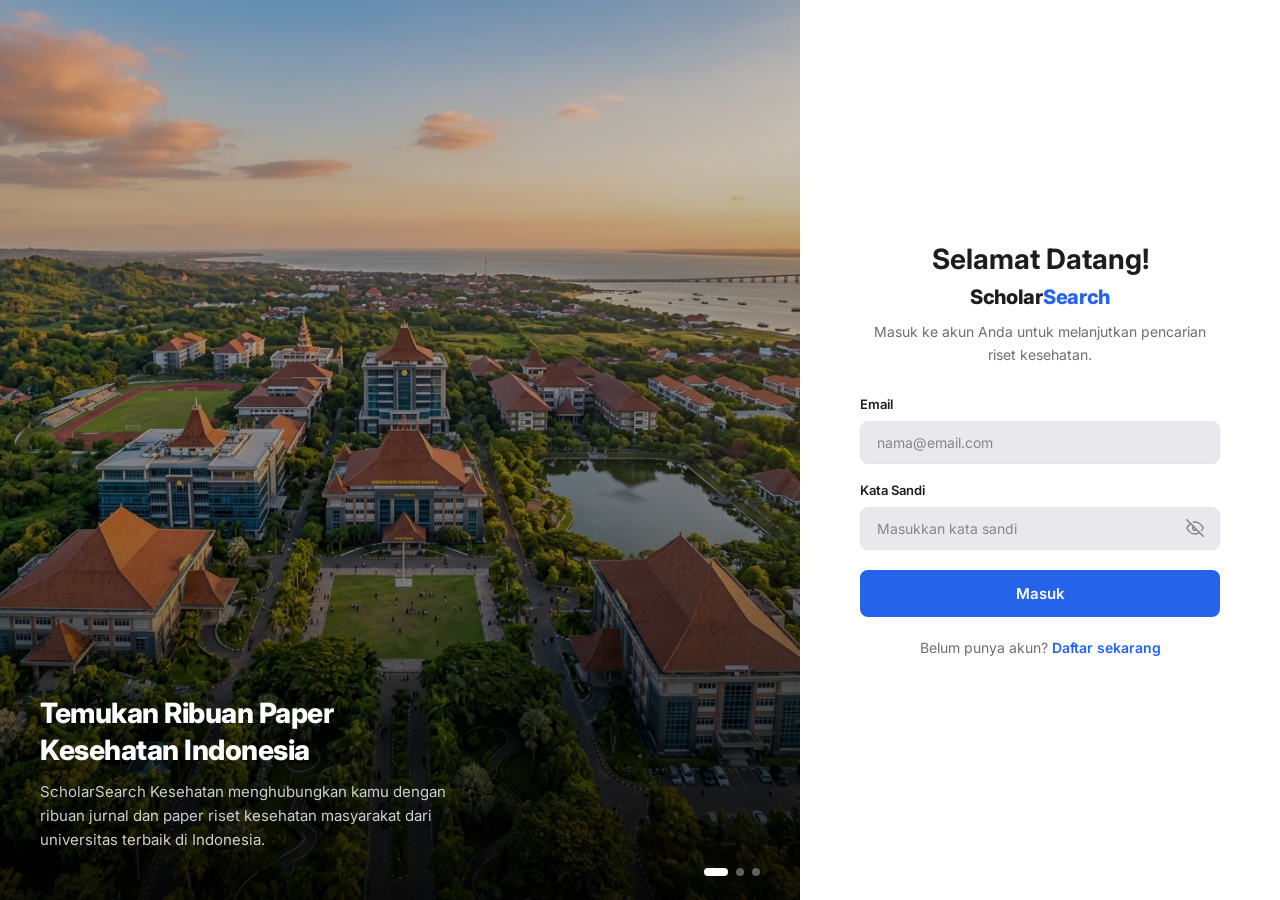
<file: templates/about.html>
﻿<!doctype html>
<html lang="en">

<head>
  <meta charset="utf-8">
  <meta name="viewport" content="width=device-width, initial-scale=1">
  <title>Sign In -- ScholarSearch Kesehatan</title>
  <link rel="stylesheet" href="/static/css/style.css?v=6">
  <style>
    body.light {
      display: flex;
      flex-direction: column;
      min-height: 100vh;
    }

    /* ===== SPLIT LAYOUT ===== */
    .auth-layout {
      flex: 1;
      display: flex;
      min-height: calc(100vh - 60px);
    }

    /* Left side -- image showcase with slideshow */
    .auth-showcase {
      flex: 1;
      position: relative;
      overflow: hidden;
      display: flex;
      align-items: flex-end;
      min-height: 500px;
    }

    .showcase-slide {
      position: absolute;
      inset: 0;
      background-size: cover;
      background-position: center;
      opacity: 0;
      transition: opacity 1.2s ease;
    }

    .showcase-slide.active {
      opacity: 1;
    }

    /* Dark gradient overlay for text readability */
    .showcase-overlay {
      position: absolute;
      inset: 0;
      background: linear-gradient(to top,
          rgba(0, 0, 0, 0.85) 0%,
          rgba(0, 0, 0, 0.4) 40%,
          rgba(0, 0, 0, 0.15) 100%);
      z-index: 1;
    }

    .showcase-content {
      position: relative;
      z-index: 2;
      padding: 48px 40px;
      color: #fff;
      max-width: 500px;
    }

    .showcase-content h2 {
      font-size: 28px;
      font-weight: 800;
      line-height: 1.3;
      margin-bottom: 12px;
      letter-spacing: -0.5px;
    }

    .showcase-content p {
      font-size: 15px;
      color: rgba(255, 255, 255, 0.8);
      line-height: 1.6;
    }

    /* Slide indicators */
    .showcase-dots {
      position: absolute;
      bottom: 24px;
      right: 40px;
      z-index: 3;
      display: flex;
      gap: 8px;
    }

    .showcase-dot {
      width: 8px;
      height: 8px;
      border-radius: 50%;
      background: rgba(255, 255, 255, 0.35);
      border: none;
      cursor: pointer;
      transition: all 0.3s ease;
    }

    .showcase-dot.active {
      background: #fff;
      width: 24px;
      border-radius: 4px;
    }

    /* Right side -- form */
    .auth-form-side {
      width: 480px;
      flex-shrink: 0;
      display: flex;
      flex-direction: column;
      align-items: center;
      justify-content: center;
      padding: 48px 40px;
      background: var(--bg-surface);
    }

    .auth-form-inner {
      width: 100%;
      max-width: 360px;
    }

    .auth-logo {
      font-size: 20px;
      font-weight: 800;
      color: var(--text);
      margin-bottom: 8px;
      letter-spacing: -0.3px;
      text-align: center;
    }

    .auth-logo span {
      color: var(--accent);
    }

    .auth-title {
      font-size: 28px;
      font-weight: 700;
      color: var(--text);
      margin-bottom: 4px;
      line-height: 1.3;
      text-align: center;
    }

    .auth-subtitle {
      font-size: 14px;
      color: var(--text-sec);
      margin-bottom: 28px;
      text-align: center;
    }

    /* Form inputs */
    .auth-field {
      margin-bottom: 16px;
    }

    .auth-field label {
      display: block;
      font-size: 13px;
      font-weight: 600;
      color: var(--text);
      margin-bottom: 6px;
    }

    .auth-input {
      width: 100%;
      padding: 12px 16px;
      background: var(--bg-input);
      border: 1px solid var(--border);
      border-radius: var(--radius-md);
      color: var(--text);
      font-size: 14px;
      outline: none;
      transition: border-color 0.2s ease, box-shadow 0.2s ease;
    }

    .auth-input:focus {
      border-color: var(--accent);
      box-shadow: 0 0 0 3px var(--accent-light);
    }

    .auth-input::placeholder {
      color: var(--text-muted);
    }

    .btn-auth-primary {
      width: 100%;
      padding: 14px;
      background: var(--accent);
      color: #fff;
      border: none;
      border-radius: var(--radius-md);
      font-size: 15px;
      font-weight: 600;
      cursor: pointer;
      transition: background 0.2s ease, transform 0.2s ease;
      margin-top: 4px;
    }

    .btn-auth-primary:hover {
      background: var(--accent-hover);
      transform: translateY(-1px);
    }

    /* OR divider */
    .auth-divider {
      display: flex;
      align-items: center;
      gap: 12px;
      margin: 22px 0;
    }

    .auth-divider::before,
    .auth-divider::after {
      content: '';
      flex: 1;
      height: 1px;
      background: var(--border);
    }

    .auth-divider span {
      font-size: 13px;
      color: var(--text-muted);
      white-space: nowrap;
    }

    .auth-footer-text {
      text-align: center;
      margin-top: 20px;
      font-size: 14px;
      color: var(--text-sec);
    }

    .auth-footer-text a {
      color: var(--accent);
      font-weight: 600;
    }

    .auth-footer-text a:hover {
      text-decoration: underline;
    }

    .auth-forgot {
      display: block;
      text-align: right;
      color: var(--accent);
      font-size: 13px;
      font-weight: 500;
      margin-bottom: 20px;
      margin-top: -8px;
    }

    .auth-forgot:hover {
      text-decoration: underline;
    }

    /* Stats row */
    .auth-stats {
      display: flex;
      gap: 24px;
      margin-top: 32px;
      padding-top: 24px;
      border-top: 1px solid var(--border);
    }

    .auth-stat {
      text-align: center;
    }

    .auth-stat-value {
      font-size: 20px;
      font-weight: 800;
      color: var(--accent);
    }

    .auth-stat-label {
      font-size: 11px;
      color: var(--text-muted);
      text-transform: uppercase;
      letter-spacing: 0.5px;
      margin-top: 2px;
    }

    /* Footer */
    .auth-page-footer {
      padding: 16px 32px;
      border-top: 1px solid var(--border);
      display: flex;
      align-items: center;
      justify-content: space-between;
      font-size: 12px;
      color: var(--text-muted);
    }

    .auth-page-footer a {
      color: var(--text-muted);
      margin-left: 16px;
      transition: color 0.2s;
    }

    .auth-page-footer a:hover {
      color: var(--text);
    }

    /* Responsive */
    @media (max-width: 900px) {
      .auth-showcase {
        display: none;
      }

      .auth-form-side {
        width: 100%;
        padding: 32px 24px;
      }
    }
  </style>
  <link rel="icon" type="image/png" href="/static/img/logoscholarsearch.png">
</head>

<body class="light">

  <div class="auth-layout">
    <!-- Left: Image Showcase with Slideshow -->
    <div class="auth-showcase" id="auth-showcase">
      <div class="showcase-slide active" style="background-image:url('/static/img/campus1.jpg')"></div>
      <div class="showcase-slide" style="background-image:url('/static/img/campus2.jpg')"></div>
      <div class="showcase-slide" style="background-image:url('/static/img/campus3.jpg')"></div>

      <div class="showcase-overlay"></div>

      <div class="showcase-content">
        <h2>Temukan Ribuan Paper Kesehatan Indonesia</h2>
        <p>ScholarSearch Kesehatan menghubungkan kamu dengan ribuan jurnal dan paper riset kesehatan masyarakat dari universitas terbaik di
          Indonesia.</p>
      </div>

      <div class="showcase-dots" id="showcase-dots">
        <button class="showcase-dot active" data-idx="0"></button>
        <button class="showcase-dot" data-idx="1"></button>
        <button class="showcase-dot" data-idx="2"></button>
      </div>
    </div>

    <!-- Right: Sign In Form -->
    <div class="auth-form-side">
      <div class="auth-form-inner">
        <h1 class="auth-title">Selamat Datang!</h1>
        <div class="auth-logo">Scholar<span>Search</span></div>
        <p class="auth-subtitle">Masuk ke akun Anda untuk melanjutkan pencarian riset kesehatan.</p>
        <div class="auth-field">
          <label for="signin-email">Email</label>
          <input type="email" class="auth-input" id="signin-email" placeholder="nama@email.com">
        </div>
        <div class="auth-field">
          <label for="signin-password">Kata Sandi</label>
          <div class="password-wrapper">
            <input type="password" class="auth-input" id="signin-password" placeholder="Masukkan kata sandi">
            <button type="button" class="btn-toggle-password" aria-label="Lihat kata sandi">
              <svg class="eye-icon" width="18" height="18" viewBox="0 0 24 24" fill="none" stroke="currentColor"
                stroke-width="2" stroke-linecap="round" stroke-linejoin="round">
                <path
                  d="M17.94 17.94A10.07 10.07 0 0 1 12 20c-7 0-11-8-11-8a18.45 18.45 0 0 1 5.06-5.94M9.9 4.24A9.12 9.12 0 0 1 12 4c7 0 11 8 11 8a18.5 18.5 0 0 1-2.16 3.19m-6.72-1.07a3 3 0 1 1-4.24-4.24">
                </path>
                <line x1="1" y1="1" x2="23" y2="23"></line>
              </svg>
            </button>
          </div>
        </div>

        <button class="btn-auth-primary" id="btn-signin">Masuk</button>

        <p class="auth-footer-text">Belum punya akun? <a href="/register">Daftar sekarang</a></p>

        <script>
          // Real Login Request
          document.getElementById('btn-signin').addEventListener('click', async function (e) {
            e.preventDefault();
            const email = document.getElementById('signin-email').value;
            const pass = document.getElementById('signin-password').value;

            if (!email || !pass) {
              alert('Mohon isi email dan kata sandi Anda.');
              return;
            }

            const originalText = this.textContent;
            this.textContent = 'Memproses...';
            this.style.opacity = '0.8';
            this.disabled = true;

            try {
              const response = await fetch('/api/login', {
                method: 'POST',
                headers: { 'Content-Type': 'application/json' },
                body: JSON.stringify({ email: email, password: pass })
              });

              const data = await response.json();
              if (response.ok) {
                window.location.href = '/profile';
              } else {
                alert(data.error || 'Gagal login.');
                this.textContent = originalText;
                this.style.opacity = '1';
                this.disabled = false;
              }
            } catch (err) {
              alert('Terjadi kesalahan jaringan.');
              this.textContent = originalText;
              this.style.opacity = '1';
              this.disabled = false;
            }
          });
          // Image slideshow
          (function () {
            const slides = document.querySelectorAll('.showcase-slide');
            const dots = document.querySelectorAll('.showcase-dot');
            let current = 0;
            const total = slides.length;

            function goTo(idx) {
              slides[current].classList.remove('active');
              dots[current].classList.remove('active');
              current = idx;
              slides[current].classList.add('active');
              dots[current].classList.add('active');
            }

            // Auto-advance every 5 seconds
            setInterval(() => goTo((current + 1) % total), 5000);

            // Click dots
            dots.forEach(dot => {
              dot.addEventListener('click', () => goTo(parseInt(dot.dataset.idx)));
            });
          })();
          // Fitur Show/Hide Password
          const togglePasswordBtns = document.querySelectorAll('.btn-toggle-password');

          togglePasswordBtns.forEach(btn => {
            btn.addEventListener('click', function () {
              // Cari input yang posisinya persis di sebelah tombol ini
              const input = this.previousElementSibling;
              const icon = this.querySelector('.eye-icon');

              if (input.type === 'password') {
                input.type = 'text';
                // Ganti icon ke Eye Open
                icon.innerHTML = '<path d="M1 12s4-8 11-8 11 8 11 8-4 8-11 8-11-8-11-8z"></path><circle cx="12" cy="12" r="3"></circle>';
              } else {
                input.type = 'password';
                // Ganti icon ke Eye Off (dicoret)
                icon.innerHTML = '<path d="M17.94 17.94A10.07 10.07 0 0 1 12 20c-7 0-11-8-11-8a18.45 18.45 0 0 1 5.06-5.94M9.9 4.24A9.12 9.12 0 0 1 12 4c7 0 11 8 11 8a18.5 18.5 0 0 1-2.16 3.19m-6.72-1.07a3 3 0 1 1-4.24-4.24"></path><line x1="1" y1="1" x2="23" y2="23"></line>';
              }
            });
          });
        </script>
        <script src="/static/js/i18n.js"></script>
</body>

</html>
</file>
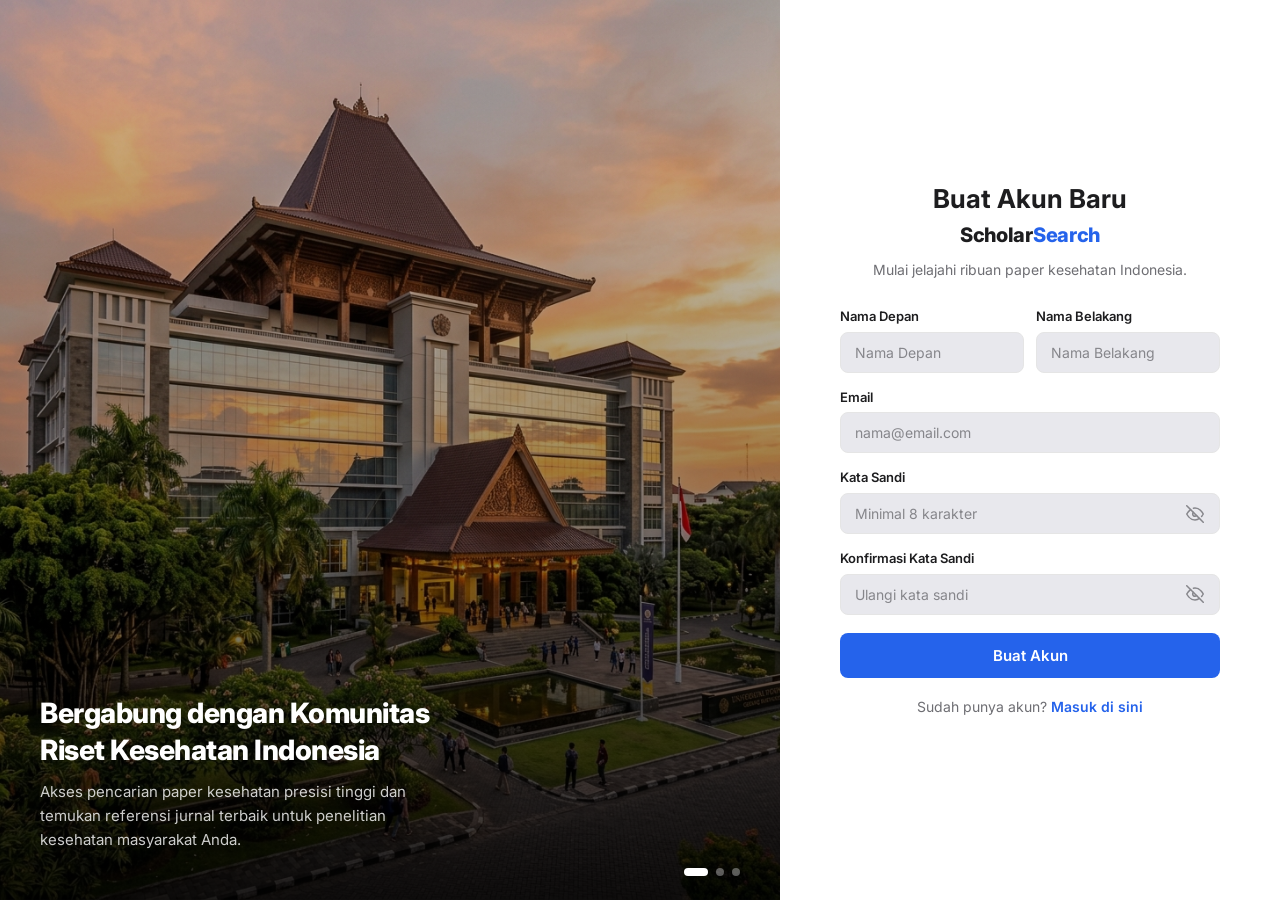
<file: templates/register.html>
﻿<!doctype html>
<html lang="en">

<head>
  <meta charset="utf-8">
  <meta name="viewport" content="width=device-width, initial-scale=1">
  <title>Buat Akun -- ScholarSearch Kesehatan</title>
  <link rel="stylesheet" href="/static/css/style.css?v=6">
  <style>
    body.light {
      display: flex;
      flex-direction: column;
      min-height: 100vh;
    }

    /* ===== SPLIT LAYOUT ===== */
    .auth-layout {
      flex: 1;
      display: flex;
      min-height: calc(100vh - 60px);
    }

    /* Left side -- image showcase */
    .auth-showcase {
      flex: 1;
      position: relative;
      overflow: hidden;
      display: flex;
      align-items: flex-end;
      min-height: 500px;
    }

    .showcase-slide {
      position: absolute;
      inset: 0;
      background-size: cover;
      background-position: center;
      opacity: 0;
      transition: opacity 1.2s ease;
    }

    .showcase-slide.active {
      opacity: 1;
    }

    .showcase-overlay {
      position: absolute;
      inset: 0;
      background: linear-gradient(to top,
          rgba(0, 0, 0, 0.85) 0%,
          rgba(0, 0, 0, 0.4) 40%,
          rgba(0, 0, 0, 0.15) 100%);
      z-index: 1;
    }

    .showcase-content {
      position: relative;
      z-index: 2;
      padding: 48px 40px;
      color: #fff;
      max-width: 500px;
    }

    .showcase-content h2 {
      font-size: 28px;
      font-weight: 800;
      line-height: 1.3;
      margin-bottom: 12px;
      letter-spacing: -0.5px;
    }

    .showcase-content p {
      font-size: 15px;
      color: rgba(255, 255, 255, 0.8);
      line-height: 1.6;
    }

    /* Feature pills */
    .showcase-features {
      display: flex;
      flex-wrap: wrap;
      gap: 8px;
      margin-top: 16px;
    }

    .showcase-pill {
      display: inline-flex;
      align-items: center;
      gap: 6px;
      padding: 6px 14px;
      background: rgba(255, 255, 255, 0.12);
      backdrop-filter: blur(8px);
      border-radius: 20px;
      font-size: 12px;
      font-weight: 500;
      color: rgba(255, 255, 255, 0.9);
      border: 1px solid rgba(255, 255, 255, 0.15);
    }

    .showcase-pill svg {
      width: 14px;
      height: 14px;
    }

    .showcase-dots {
      position: absolute;
      bottom: 24px;
      right: 40px;
      z-index: 3;
      display: flex;
      gap: 8px;
    }

    .showcase-dot {
      width: 8px;
      height: 8px;
      border-radius: 50%;
      background: rgba(255, 255, 255, 0.35);
      border: none;
      cursor: pointer;
      transition: all 0.3s ease;
    }

    .showcase-dot.active {
      background: #fff;
      width: 24px;
      border-radius: 4px;
    }

    /* Right side -- form */
    .auth-form-side {
      width: 500px;
      flex-shrink: 0;
      display: flex;
      flex-direction: column;
      align-items: center;
      justify-content: center;
      padding: 40px 40px;
      background: var(--bg-surface);
      overflow-y: auto;
    }

    .auth-form-inner {
      width: 100%;
      max-width: 380px;
    }

    .auth-logo {
      font-size: 20px;
      font-weight: 800;
      color: var(--text);
      margin-bottom: 8px;
      letter-spacing: -0.3px;
      text-align: center;
    }

    .auth-logo span {
      color: var(--accent);
    }

    .auth-title {
      font-size: 26px;
      font-weight: 700;
      color: var(--text);
      margin-bottom: 4px;
      line-height: 1.3;
      text-align: center;
    }

    .auth-subtitle {
      font-size: 14px;
      color: var(--text-sec);
      margin-bottom: 24px;
      text-align: center;
    }

    .auth-field {
      margin-bottom: 14px;
    }

    .auth-field label {
      display: block;
      font-size: 13px;
      font-weight: 600;
      color: var(--text);
      margin-bottom: 5px;
    }

    .auth-input {
      width: 100%;
      padding: 11px 14px;
      background: var(--bg-input);
      border: 1px solid var(--border);
      border-radius: var(--radius-md);
      color: var(--text);
      font-size: 14px;
      outline: none;
      transition: border-color 0.2s ease, box-shadow 0.2s ease;
    }

    .auth-input:focus {
      border-color: var(--accent);
      box-shadow: 0 0 0 3px var(--accent-light);
    }

    .auth-input::placeholder {
      color: var(--text-muted);
    }

    .name-row {
      display: flex;
      gap: 12px;
    }

    .name-row .auth-field {
      flex: 1;
    }

    .btn-auth-primary {
      width: 100%;
      padding: 13px;
      background: var(--accent);
      color: #fff;
      border: none;
      border-radius: var(--radius-md);
      font-size: 15px;
      font-weight: 600;
      cursor: pointer;
      transition: background 0.2s ease, transform 0.2s ease;
      margin-top: 4px;
    }

    .btn-auth-primary:hover {
      background: var(--accent-hover);
      transform: translateY(-1px);
    }

    .auth-divider {
      display: flex;
      align-items: center;
      gap: 12px;
      margin: 18px 0;
    }

    .auth-divider::before,
    .auth-divider::after {
      content: '';
      flex: 1;
      height: 1px;
      background: var(--border);
    }

    .auth-divider span {
      font-size: 13px;
      color: var(--text-muted);
      white-space: nowrap;
    }

    .auth-footer-text {
      text-align: center;
      margin-top: 18px;
      font-size: 14px;
      color: var(--text-sec);
    }

    .auth-footer-text a {
      color: var(--accent);
      font-weight: 600;
    }

    .auth-footer-text a:hover {
      text-decoration: underline;
    }

    .auth-terms {
      font-size: 12px;
      color: var(--text-muted);
      text-align: center;
      margin-top: 14px;
      line-height: 1.5;
    }

    .auth-terms a {
      color: var(--accent);
      font-weight: 500;
    }

    /* Footer */
    .auth-page-footer {
      padding: 16px 32px;
      border-top: 1px solid var(--border);
      display: flex;
      align-items: center;
      justify-content: space-between;
      font-size: 12px;
      color: var(--text-muted);
    }

    .auth-page-footer a {
      color: var(--text-muted);
      margin-left: 16px;
      transition: color 0.2s;
    }

    .auth-page-footer a:hover {
      color: var(--text);
    }

    @media (max-width: 900px) {
      .auth-showcase {
        display: none;
      }

      .auth-form-side {
        width: 100%;
        padding: 32px 24px;
      }
    }
  </style>
  <link rel="icon" type="image/png" href="/static/img/logoscholarsearch.png">
</head>

<body class="light">

  <div class="auth-layout">
    <!-- Left: Image Showcase -->
    <div class="auth-showcase" id="auth-showcase">
      <div class="showcase-slide active" style="background-image:url('/static/img/campus2.jpg')"></div>
      <div class="showcase-slide" style="background-image:url('/static/img/campus3.jpg')"></div>
      <div class="showcase-slide" style="background-image:url('/static/img/campus1.jpg')"></div>

      <div class="showcase-overlay"></div>

      <div class="showcase-content">
        <h2>Bergabung dengan Komunitas Riset Kesehatan Indonesia</h2>
        <p>Akses pencarian paper kesehatan presisi tinggi dan temukan referensi jurnal terbaik untuk penelitian kesehatan masyarakat Anda.</p>
      </div>

      <div class="showcase-dots" id="showcase-dots">
        <button class="showcase-dot active" data-idx="0"></button>
        <button class="showcase-dot" data-idx="1"></button>
        <button class="showcase-dot" data-idx="2"></button>
      </div>
    </div>

    <!-- Right: Register Form -->
    <div class="auth-form-side">
      <div class="auth-form-inner">
        <h1 class="auth-title">Buat Akun Baru</h1>
        <div class="auth-logo">Scholar<span>Search</span></div>
        <p class="auth-subtitle">Mulai jelajahi ribuan paper kesehatan Indonesia.</p>
        <div class="name-row">
          <div class="auth-field">
            <label for="reg-firstname">Nama Depan</label>
            <input type="text" class="auth-input" id="reg-firstname" placeholder="Nama Depan">
          </div>
          <div class="auth-field">
            <label for="reg-lastname">Nama Belakang</label>
            <input type="text" class="auth-input" id="reg-lastname" placeholder="Nama Belakang">
          </div>
        </div>

        <div class="auth-field">
          <label for="reg-email">Email</label>
          <input type="email" class="auth-input" id="reg-email" placeholder="nama@email.com">
        </div>
        <div class="auth-field">
          <label for="reg-password">Kata Sandi</label>
          <div class="password-wrapper">
            <input type="password" class="auth-input" id="reg-password" placeholder="Minimal 8 karakter">
            <button type="button" class="btn-toggle-password" aria-label="Lihat kata sandi">
              <svg class="eye-icon" width="18" height="18" viewBox="0 0 24 24" fill="none" stroke="currentColor"
                stroke-width="2" stroke-linecap="round" stroke-linejoin="round">
                <path
                  d="M17.94 17.94A10.07 10.07 0 0 1 12 20c-7 0-11-8-11-8a18.45 18.45 0 0 1 5.06-5.94M9.9 4.24A9.12 9.12 0 0 1 12 4c7 0 11 8 11 8a18.5 18.5 0 0 1-2.16 3.19m-6.72-1.07a3 3 0 1 1-4.24-4.24">
                </path>
                <line x1="1" y1="1" x2="23" y2="23"></line>
              </svg>
            </button>
          </div>
        </div>
        <div class="auth-field">
          <label for="reg-confirm">Konfirmasi Kata Sandi</label>
          <div class="password-wrapper">
            <input type="password" class="auth-input" id="reg-confirm" placeholder="Ulangi kata sandi">
            <button type="button" class="btn-toggle-password" aria-label="Lihat kata sandi">
              <svg class="eye-icon" width="18" height="18" viewBox="0 0 24 24" fill="none" stroke="currentColor"
                stroke-width="2" stroke-linecap="round" stroke-linejoin="round">
                <path
                  d="M17.94 17.94A10.07 10.07 0 0 1 12 20c-7 0-11-8-11-8a18.45 18.45 0 0 1 5.06-5.94M9.9 4.24A9.12 9.12 0 0 1 12 4c7 0 11 8 11 8a18.5 18.5 0 0 1-2.16 3.19m-6.72-1.07a3 3 0 1 1-4.24-4.24">
                </path>
                <line x1="1" y1="1" x2="23" y2="23"></line>
              </svg>
            </button>
          </div>
        </div>
        <button class="btn-auth-primary" id="btn-register">Buat Akun</button>

        <p class="auth-footer-text">Sudah punya akun? <a href="/signin">Masuk di sini</a></p>
      </div>
    </div>
  </div>

  <script>
    // Real Registration Request
    document.getElementById('btn-register').addEventListener('click', async function (e) {
      e.preventDefault();
      const first = document.getElementById('reg-firstname').value;
      const last = document.getElementById('reg-lastname').value;
      const email = document.getElementById('reg-email').value;
      const pass = document.getElementById('reg-password').value;
      const conf = document.getElementById('reg-confirm').value;

      if (!first || !last || !email || !pass || !conf) {
        alert('Mohon isi semua form registrasi.');
        return;
      }

      if (pass !== conf) {
        alert('Kata sandi dan konfirmasi kata sandi tidak cocok!');
        return;
      }

      const originalText = this.textContent;
      this.textContent = 'Membuat Akun...';
      this.style.opacity = '0.8';
      this.disabled = true;

      try {
        const response = await fetch('/api/register', {
          method: 'POST',
          headers: { 'Content-Type': 'application/json' },
          body: JSON.stringify({
            firstname: first,
            lastname: last,
            email: email,
            password: pass
          })
        });

        const data = await response.json();
        if (response.ok) {
          window.location.href = '/profile';
        } else {
          alert(data.error || 'Gagal membuat akun.');
          this.textContent = originalText;
          this.style.opacity = '1';
          this.disabled = false;
        }
      } catch (err) {
        alert('Terjadi kesalahan jaringan.');
        this.textContent = originalText;
        this.style.opacity = '1';
        this.disabled = false;
      }
    });
    // Image slideshow
    (function () {
      const slides = document.querySelectorAll('.showcase-slide');
      const dots = document.querySelectorAll('.showcase-dot');
      let current = 0;
      const total = slides.length;

      function goTo(idx) {
        slides[current].classList.remove('active');
        dots[current].classList.remove('active');
        current = idx;
        slides[current].classList.add('active');
        dots[current].classList.add('active');
      }

      setInterval(() => goTo((current + 1) % total), 5000);

      dots.forEach(dot => {
        dot.addEventListener('click', () => goTo(parseInt(dot.dataset.idx)));
      });
    })();
    // Fitur Show/Hide Password
    const togglePasswordBtns = document.querySelectorAll('.btn-toggle-password');

    togglePasswordBtns.forEach(btn => {
      btn.addEventListener('click', function () {
        // Cari input yang posisinya persis di sebelah tombol ini
        const input = this.previousElementSibling;
        const icon = this.querySelector('.eye-icon');

        if (input.type === 'password') {
          input.type = 'text'; // Ubah jadi teks biasa agar terlihat
          // Ganti icon ke Eye Open
          icon.innerHTML = '<path d="M1 12s4-8 11-8 11 8 11 8-4 8-11 8-11-8-11-8z"></path><circle cx="12" cy="12" r="3"></circle>';
        } else {
          input.type = 'password'; // Kembalikan jadi titik-titik
          // Ganti icon ke Eye Off (dicoret)
          icon.innerHTML = '<path d="M17.94 17.94A10.07 10.07 0 0 1 12 20c-7 0-11-8-11-8a18.45 18.45 0 0 1 5.06-5.94M9.9 4.24A9.12 9.12 0 0 1 12 4c7 0 11 8 11 8a18.5 18.5 0 0 1-2.16 3.19m-6.72-1.07a3 3 0 1 1-4.24-4.24"></path><line x1="1" y1="1" x2="23" y2="23"></line>';
        }
      });
    });
  </script>
  <script src="/static/js/i18n.js"></script>
</body>

</html>
</file>
<file: static/css/style.css>
@import url('https://fonts.googleapis.com/css2?family=Inter:wght@400;500;600;700;800&display=swap');

:root {
  --bg: #0a0a0a;
  --bg-surface: #141414;
  --bg-surface-2: #1a1a1a;
  --bg-elevated: #242424;
  --bg-input: #1e1e1e;
  --border: #2a2a2a;
  --border-light: #333;
  --accent: #2563eb;
  --accent-hover: #3b82f6;
  --accent-light: rgba(37,99,235,0.12);
  --text: #fff;
  --text-sec: #a1a1aa;
  --text-muted: #71717a;
  --text-link: #60a5fa;
  --radius-sm: 6px;
  --radius-md: 8px;
  --radius-lg: 12px;
  --radius-xl: 16px;
  --radius-full: 9999px;
  --font: 'Inter',-apple-system,BlinkMacSystemFont,'Segoe UI',sans-serif;
  --max-w: 960px;
  --nav-h: 56px;
  --tr: .2s ease;
}

*,*::before,*::after{box-sizing:border-box;margin:0;padding:0}
html{font-size:16px;scroll-behavior:smooth}
body{font-family:var(--font);background:var(--bg);color:var(--text);line-height:1.6;-webkit-font-smoothing:antialiased;min-height:100vh;display:flex;flex-direction:column}
a{color:inherit;text-decoration:none}
img{max-width:100%;display:block}
button,input,select,textarea{font-family:inherit}

/* ===== SHINY DECRYPTED TEXT ===== */
.shiny-decrypted {
  /* Warna default (Akan ditimpa otomatis oleh JavaScript) */
  --theme-color: var(--accent); 
  --glow-color: rgba(37,99,235,0.5);

  background: linear-gradient(
    120deg,
    rgba(255, 255, 255, 0.3) 10%,
    var(--theme-color) 40%,
    var(--theme-color) 60%,
    rgba(255, 255, 255, 0.3) 90%
  );
  background-size: 200% auto;
  color: transparent;
  -webkit-background-clip: text;
  background-clip: text;
  -webkit-text-fill-color: transparent;
  
  animation: shine 3s linear infinite;
  filter: drop-shadow(0 0 15px var(--glow-color));
  transition: filter 0.5s ease; /* Transisi mulus saat ganti warna */
}

@keyframes shine {
  to {
    background-position: 200% center;
  }
}

.scrambled-char {
  /* Warna huruf acak (cyber) sebelum jadi huruf asli */
  -webkit-text-fill-color: rgba(255, 255, 255, 0.4); 
  font-family: monospace;
  font-weight: 500;
}

/* ===== LIGHT THEME (Results/Library/SignIn pages) ===== */
body.light{
  --bg:#ffffff;--bg-surface:#ffffff;--bg-surface-2:#f5f5f7;--bg-elevated:#f0f0f2;
  --bg-input:#e8e8ed;--border:#e5e5e5;--border-light:#d4d4d8;
  --text:#1d1d1f;--text-sec:#6e6e73;--text-muted:#86868b;
  --accent:#2563eb;--accent-hover:#1d4ed8;--accent-light:rgba(37,99,235,0.08);
}

/* ===== NAVBAR ===== */
.navbar{position:sticky;top:0;z-index:100;display:flex;align-items:center;justify-content:space-between;height:var(--nav-h);padding:0 32px;background:var(--bg);border-bottom:1px solid var(--border)}
.navbar-logo{font-size:16px;font-weight:700;letter-spacing:-.3px;white-space:nowrap}
.navbar-nav{display:flex;align-items:center;gap:32px;list-style:none}
.navbar-nav a{font-size:14px;font-weight:500;color:var(--text-sec);padding:4px 0;position:relative;transition:color var(--tr)}
.navbar-nav a:hover,.navbar-nav a.active{color:var(--text)}
.navbar-nav a.active::after{content:'';position:absolute;bottom:-2px;left:0;right:0;height:2px;background:var(--accent);border-radius:1px}
.navbar-right{display:flex;align-items:center;gap:16px}
/* ===== NAVBAR SEARCH & AUTOCOMPLETE ===== */
.navbar-search {
  display: flex;
  align-items: center;
  gap: 8px;
  background: var(--bg-surface-2);
  border: 1px solid var(--border);
  border-radius: var(--radius-md);
  padding: 6px 12px;
  width: 220px;
  position: relative; /* Wajib ada biar dropdown nempel di bawahnya */
  z-index: 999;       /* Biar dropdown muncul di atas elemen lain */
}

.navbar-search input {
  background: none;
  border: none;
  outline: none;
  color: var(--text);
  font-size: 13px;
  width: 100%;
}

.navbar-search input::placeholder {
  color: var(--text-muted);
}

.navbar-search svg {
  flex-shrink: 0;
  color: var(--text-muted);
}

/* --- Tampilan saat ngetik (Dropdown muncul) --- */
.navbar-search.has-suggestions {
  border-bottom-left-radius: 0;
  border-bottom-right-radius: 0;
  border-bottom-color: transparent;
}

.navbar-search .search-suggestions {
  top: 100%;
  left: -1px;
  right: -1px;
  border-radius: 0 0 var(--radius-md) var(--radius-md);
}

.navbar-search .suggestion-item {
  padding: 8px 12px;
  font-size: 13px;
}
.btn-signin{background:var(--accent);color:#fff;border:none;padding:8px 20px;border-radius:var(--radius-md);font-size:13px;font-weight:600;cursor:pointer;transition:background var(--tr),transform var(--tr)}
.btn-signin:hover{background:var(--accent-hover);transform:translateY(-1px)}

/* ===== HERO (dark home) ===== */
.hero{flex:1;display:flex;flex-direction:column;align-items:center;justify-content:center;text-align:center;padding:80px 24px 60px;min-height:calc(100vh - var(--nav-h) - 60px);position:relative;overflow:hidden;background:#050510}

/* Animated background canvas */
#hero-bg-canvas{position:absolute;top:0;left:0;width:100%;height:100%;z-index:0;pointer-events:none}

/* Mouse-following glow blob — uses project accent blue */
.hero-mouse-glow{position:absolute;width:500px;height:500px;border-radius:50%;pointer-events:none;z-index:0;filter:blur(80px);opacity:0;transition:opacity 0.6s ease;background:radial-gradient(circle, rgba(37,99,235,0.5) 0%, rgba(96,165,250,0.25) 40%, transparent 70%)}

/* Gradient overlay for text readability */
.hero-gradient-overlay{position:absolute;top:0;left:0;width:100%;height:100%;z-index:1;background:radial-gradient(ellipse at center, rgba(5,5,16,0.15) 0%, rgba(5,5,16,0.55) 50%, rgba(5,5,16,0.9) 100%);pointer-events:none}

/* All hero content above the canvas */
.hero > *:not(#hero-bg-canvas):not(.hero-gradient-overlay):not(.hero-mouse-glow){position:relative;z-index:2}

.hero-title{font-size:48px;font-weight:800;letter-spacing:0;margin-bottom:16px;min-height:60px;display:flex;align-items:center;justify-content:center;width:100%;max-width:100%;line-height:1.12}
.hero-title .shiny-decrypted{display:block;max-width:100%;white-space:normal;text-wrap:balance;overflow-wrap:anywhere}

/* Typing text — color set dynamically by JS */
.typing-text{transition:color 0.8s ease, text-shadow 0.8s ease;color:#60a5fa;text-shadow:0 0 30px rgba(96,165,250,0.3), 0 0 60px rgba(96,165,250,0.1)}

/* Blinking cursor — color synced by JS */
.typing-cursor{font-weight:300;animation:blink 0.7s step-end infinite;margin-left:2px;transition:color 0.8s ease, text-shadow 0.8s ease}
@keyframes blink{0%,100%{opacity:1}50%{opacity:0}}

.hero-subtitle{font-size:18px;color:var(--text-sec);margin-bottom:32px}

.mode-toggle{display:flex;align-items:center;gap:8px;margin-bottom:24px}
.mode-btn{display:flex;align-items:center;gap:8px;padding:10px 24px;border-radius:var(--radius-full);border:1px solid var(--border-light);background:transparent;color:var(--text-sec);font-size:14px;font-weight:500;cursor:pointer;transition:all var(--tr)}
.mode-btn:hover{border-color:var(--text-muted);color:var(--text)}
.mode-btn.active{background:var(--accent);border-color:var(--accent);color:#fff}
.mode-btn svg{width:16px;height:16px}

.search-box{display:flex;align-items:center;background:var(--bg-surface-2);border:1px solid var(--border-light);border-radius:var(--radius-xl);padding:8px 8px 8px 20px;width:100%;max-width:560px;transition:border-color var(--tr),box-shadow var(--tr)}
.search-box:focus-within{border-color:var(--accent);box-shadow:0 0 0 3px var(--accent-light)}
.search-box input{flex:1;background:none;border:none;outline:none;color:var(--text);font-size:15px;padding:8px 0}
.search-box input::placeholder{color:var(--text-muted)}
.search-box .search-icon{color:var(--text-muted);margin-right:12px;flex-shrink:0}
.search-submit{display:flex;align-items:center;justify-content:center;width:40px;height:40px;border-radius:var(--radius-md);background:var(--bg-elevated);border:1px solid var(--border-light);color:var(--text-sec);cursor:pointer;transition:all var(--tr);flex-shrink:0}
.search-submit:hover{background:var(--accent);color:#fff;border-color:var(--accent)}
.search-box {
  position: relative; 
  z-index: 999 !important;
}
.stats-bar {
  position: relative; 
  z-index: 1 !important;
}

.search-suggestions {
  position: absolute;
  top: calc(100% + 8px); /* Jarak sedikit di bawah form pencarian */
  left: 0;
  right: 0;
  background: var(--bg-surface);
  border: 1px solid var(--border);
  border-radius: var(--radius-lg);
  box-shadow: 0 12px 40px rgba(0, 0, 0, 0.15);
  max-height: 320px;
  overflow-y: auto;
  z-index: 200;
  display: none; /* Sembunyikan secara default */
  flex-direction: column;
}

/* Custom scrollbar for suggestions */
.search-suggestions::-webkit-scrollbar {
  width: 6px;
}
.search-suggestions::-webkit-scrollbar-track {
  background: transparent;
}
.search-suggestions::-webkit-scrollbar-thumb {
  background: var(--border);
  border-radius: 3px;
}
.search-suggestions::-webkit-scrollbar-thumb:hover {
  background: var(--text-muted);
}

/* Class untuk memunculkan dropdown via JavaScript */
.search-suggestions.active {
  display: flex;
}

.suggestion-item {
  display: flex;
  align-items: flex-start;
  gap: 12px;
  padding: 12px 20px;
  cursor: pointer;
  color: var(--text);
  font-size: 15px;
  line-height: 1.45;
  transition: background var(--tr);
}

.suggestion-item:hover {
  background: var(--bg-surface-2);
}

.suggestion-item svg {
  color: var(--text-muted);
  width: 16px;
  height: 16px;
  flex-shrink: 0;
  margin-top: 3px;
}

.suggestion-text {
  min-width: 0;
  flex: 1;
  display: block;
  overflow-wrap: anywhere;
  word-break: break-word;
  text-align: left;
}

/* Menebalkan teks yang sesuai dengan ketikan user (Highlight) */
.suggestion-match {
  display: inline;
  font-weight: 700;
  color: var(--accent);
}


.stats-bar{display:flex;align-items:center;gap:24px;margin-top:20px;color:var(--text-muted);font-size:13px}
.stats-bar span{display:flex;align-items:center;gap:6px}
.stats-bar svg{width:14px;height:14px}

/* ===== RESULTS ===== */
.results-container{max-width:var(--max-w);margin:0 auto;padding:0 32px 48px;width:100%}
.query-text{font-size:28px;font-weight:700;color:var(--text);margin-bottom:8px}
.results-count{font-size:13px;color:var(--text-muted)}
.filter-btn{display:inline-flex;align-items:center;gap:6px;background:none;border:none;color:var(--accent);font-size:13px;font-weight:500;cursor:pointer;margin-left:8px}
.filter-btn svg{width:14px;height:14px}

.result-card{background:var(--bg-surface);border:1px solid var(--border);border-radius:var(--radius-lg);padding:28px 32px;margin-bottom:16px;transition:border-color var(--tr),box-shadow var(--tr)}
.result-card:hover{border-color:var(--border-light);box-shadow:0 4px 12px rgba(0,0,0,.08)}
.result-card h3{font-size:20px;font-weight:700;line-height:1.4;margin-bottom:8px;letter-spacing:-.3px}
.result-card h3 a{transition:color var(--tr)}
.result-card h3 a:hover{color:var(--accent-hover)}
.result-meta{display:flex;align-items:center;gap:8px;flex-wrap:wrap;font-size:13px;color:var(--text-sec);margin-bottom:12px}
.result-meta .dot{color:var(--text-muted)}
.result-abstract{font-size:14px;color:var(--text-sec);line-height:1.7;margin-bottom:16px}
.result-footer{display:flex;align-items:center;justify-content:space-between}
.result-badges{display:flex;gap:8px}
.badge{padding:4px 10px;border-radius:var(--radius-sm);background:var(--bg-surface-2);font-size:12px;color:var(--text-sec);font-weight:500}
.view-paper{display:inline-flex;align-items:center;gap:4px;color:var(--accent);font-size:13px;font-weight:500;transition:gap var(--tr)}
.view-paper:hover{gap:8px}

.pagination{display:flex;align-items:center;justify-content:center;gap:4px;margin-top:32px}
.page-btn{width:40px;height:40px;border-radius:var(--radius-md);display:flex;align-items:center;justify-content:center;background:var(--bg-surface);border:1px solid var(--border);color:var(--text-sec);font-size:14px;font-weight:500;cursor:pointer;transition:all var(--tr)}
.page-btn:hover{border-color:var(--border-light);color:var(--text)}
.page-btn.active{background:var(--accent);border-color:var(--accent);color:#fff}
.page-btn.disabled{opacity:.3;pointer-events:none}
.page-ellipsis{color:var(--text-muted);padding:0 4px}

/* ===== ANSWER / CITATION ===== */
.answer-container{max-width:var(--max-w);margin:0 auto;padding:40px 32px 48px;width:100%}
.answer-container>h1{font-size:32px;font-weight:800;margin-bottom:24px}
.answer-card{background:var(--bg-surface);border:1px solid var(--border);border-radius:var(--radius-lg);padding:32px;margin-bottom:16px}
.answer-query{font-size:15px;font-weight:600;margin-bottom:20px}
.answer-body{font-size:15px;line-height:1.8;color:var(--text-sec)}
.answer-body .ref-link{color:var(--text-link);cursor:pointer;font-weight:500}
.answer-footer{display:flex;align-items:center;justify-content:space-between;margin-top:24px;padding-top:16px;border-top:1px solid var(--border)}
.answer-source{display:flex;align-items:center;gap:8px;color:var(--text-muted);font-size:13px}
.answer-source svg{width:16px;height:16px}
.answer-actions{display:flex;gap:12px}
.answer-actions button{background:none;border:none;color:var(--text-muted);cursor:pointer;padding:4px;transition:color var(--tr)}
.answer-actions button:hover{color:var(--text)}

.ref-section{margin-top:40px}
.ref-section h2{font-size:24px;font-weight:700;margin-bottom:20px}
.ref-grid{display:grid;grid-template-columns:1fr 1fr;gap:16px}
.ref-card{background:var(--bg-surface);border:1px solid var(--border);border-radius:var(--radius-lg);padding:24px;transition:border-color var(--tr),transform var(--tr);cursor:pointer}
.ref-card:hover{border-color:var(--border-light);transform:translateY(-2px)}
.ref-num{display:inline-flex;align-items:center;justify-content:center;width:28px;height:28px;border-radius:var(--radius-sm);background:var(--accent-light);color:var(--accent);font-size:13px;font-weight:700;margin-bottom:12px}
.ref-card h4{font-size:14px;font-weight:600;line-height:1.5;margin-bottom:8px}
.ref-card .ref-author{font-size:13px;color:var(--text-sec);margin-bottom:4px}
.ref-card .ref-journal{font-size:12px;color:var(--text-muted);text-transform:uppercase;letter-spacing:.5px}

/* ===== LAB ===== */
.lab-container{max-width:var(--max-w);margin:0 auto;padding:40px 32px 48px;width:100%}
.lab-container>h1{font-size:36px;font-weight:800;margin-bottom:32px}
.lab-grid{display:grid;grid-template-columns:1fr 1fr;gap:24px;margin-bottom:48px}
.lab-panel{background:var(--bg-surface);border:1px solid var(--border);border-radius:var(--radius-lg);padding:28px}
.lab-panel h3{font-size:18px;font-weight:700;margin-bottom:20px}
.lab-field{margin-bottom:16px}
.lab-field label{display:block;font-size:13px;color:var(--text-sec);margin-bottom:6px;font-weight:500}
.lab-input{width:100%;padding:10px 14px;background:var(--bg-input);border:1px solid var(--border);border-radius:var(--radius-md);color:var(--text);font-size:14px;outline:none;transition:border-color var(--tr)}
.lab-input:focus{border-color:var(--accent)}
.slider-labels{display:flex;justify-content:space-between;font-size:12px;color:var(--text-muted);margin-top:6px}
input[type="range"]{width:100%;-webkit-appearance:none;background:transparent;margin-top:8px}
input[type="range"]::-webkit-slider-runnable-track{height:4px;background:var(--bg-elevated);border-radius:2px}
input[type="range"]::-webkit-slider-thumb{-webkit-appearance:none;width:16px;height:16px;border-radius:50%;background:var(--accent);margin-top:-6px;cursor:pointer}

.checkbox-group{display:flex;flex-direction:column;gap:12px}
.checkbox-item{display:flex;align-items:center;gap:12px;padding:12px 16px;background:var(--bg-surface-2);border-radius:var(--radius-md);cursor:pointer;transition:background var(--tr)}
.checkbox-item:hover{background:var(--bg-elevated)}
.checkbox-item input[type="checkbox"]{display:none}
.checkmark{width:20px;height:20px;border-radius:4px;border:2px solid var(--border-light);display:flex;align-items:center;justify-content:center;transition:all var(--tr);flex-shrink:0}
.checkbox-item input:checked+.checkmark{background:var(--accent);border-color:var(--accent)}
.checkmark svg{width:12px;height:12px;color:#fff;opacity:0;transition:opacity var(--tr)}
.checkbox-item input:checked+.checkmark svg{opacity:1}
.checkbox-label{font-size:14px}

.btn-run{width:100%;padding:14px;background:var(--accent);color:#fff;border:none;border-radius:var(--radius-md);font-size:15px;font-weight:600;cursor:pointer;transition:background var(--tr);margin-top:8px}
.btn-run:hover{background:var(--accent-hover)}

.eval-section{background:var(--bg-surface);border-radius:var(--radius-lg);padding:40px 32px;margin-top:48px;border:1px solid var(--border)}
.eval-section h2{font-size:28px;font-weight:800;margin-bottom:24px}
.metrics-grid{display:grid;grid-template-columns:repeat(4,1fr);gap:16px;margin-bottom:32px}
.metric-card{background:var(--bg-surface-2);border-radius:var(--radius-md);padding:20px;border:1px solid var(--border)}
.metric-card .metric-label{font-size:11px;text-transform:uppercase;letter-spacing:1px;color:var(--text-muted);margin-bottom:8px;font-weight:600}
.metric-card .metric-value{font-size:32px;font-weight:800}
.chart-container{background:var(--bg-surface-2);border-radius:var(--radius-md);padding:24px;border:1px solid var(--border);min-height:300px;position:relative}
.chart-container h4{font-size:15px;font-weight:600;margin-bottom:16px}

/* ===== LIBRARY ===== */
.library-header{padding:40px 32px 32px;max-width:var(--max-w);margin:0 auto;width:100%}
.library-header h1{font-size:36px;font-weight:800;margin-bottom:8px}
.library-header p{color:var(--text-sec);font-size:15px}

.collections-section{background:var(--bg-surface-2);padding:40px 0}
.collections-section .section-inner{max-width:var(--max-w);margin:0 auto;padding:0 32px}
.section-header{display:flex;align-items:center;justify-content:space-between;margin-bottom:24px}
.section-header h2{font-size:24px;font-weight:700}
.btn-new{color:var(--accent);font-size:14px;font-weight:500;background:none;border:none;cursor:pointer}
.btn-new:hover{text-decoration:underline}
.collections-grid{display:grid;grid-template-columns:repeat(3,1fr);gap:16px}
.collection-card{background:var(--bg-surface);border:1px solid var(--border);border-radius:var(--radius-lg);overflow:hidden;transition:transform var(--tr),box-shadow var(--tr);cursor:pointer}
.collection-card:hover{transform:translateY(-4px);box-shadow:0 8px 24px rgba(0,0,0,.1)}
.collection-thumb{height:160px;background-size:cover;background-position:center;background-color:var(--bg-elevated)}
.collection-info{padding:16px}
.collection-info h4{font-size:16px;font-weight:600;margin-bottom:4px}
.collection-info .paper-count{font-size:13px;color:var(--text-muted);display:flex;align-items:center;gap:6px}

.saved-section{max-width:var(--max-w);margin:0 auto;padding:48px 32px}
.saved-card{border-bottom:1px solid var(--border);padding:24px 0;display:flex;justify-content:space-between}
.saved-card:first-child{padding-top:0}
.saved-content{flex:1}
.saved-tags{display:flex;gap:8px;margin-bottom:8px}
.tag{padding:2px 10px;border-radius:var(--radius-full);font-size:12px;font-weight:500;border:1px solid var(--border-light);color:var(--text-sec)}
.tag.cs{background:var(--accent-light);color:var(--accent);border-color:transparent}
.tag.physics{background:rgba(168,85,247,.15);color:#a855f7;border-color:transparent}
.saved-card h3{font-size:18px;font-weight:700;margin-bottom:8px}
.saved-card .desc{font-size:13px;color:var(--text-sec);line-height:1.6;margin-bottom:8px}
.saved-card .authors{font-size:13px;color:var(--text-muted)}
.saved-card .citations{font-size:13px;color:var(--text-muted);margin-left:12px}
.saved-actions{display:flex;flex-direction:column;gap:8px;align-items:center;margin-left:24px}
.saved-actions button{background:none;border:none;color:var(--text-muted);cursor:pointer;padding:4px;transition:color var(--tr)}
.saved-actions button:hover{color:var(--text)}

/* ===== SIGN IN ===== */
.signin-nav{display:flex;align-items:center;justify-content:space-between;padding:16px 32px}
.signin-nav .logo{font-size:18px;font-weight:700;color:var(--text)}
.signin-nav a{color:var(--accent);font-size:14px;font-weight:500}
.signin-wrapper{flex:1;display:flex;flex-direction:column;align-items:center;justify-content:center;padding:40px 24px}
.signin-wrapper h1{font-size:32px;font-weight:700;text-align:center;margin-bottom:8px;line-height:1.3}
.signin-wrapper .subtitle{color:var(--text-sec);font-size:15px;margin-bottom:32px;text-align:center}
.signin-card{width:100%;max-width:340px;background:var(--bg-surface-2);border-radius:var(--radius-lg);padding:32px;border:1px solid var(--border)}
.signin-card input{width:100%;padding:12px 16px;background:var(--bg-input);border:1px solid var(--border);border-radius:var(--radius-md);color:var(--text);font-size:14px;outline:none;margin-bottom:16px;transition:border-color var(--tr)}
.signin-card input:focus{border-color:var(--accent)}
.signin-card input::placeholder{color:var(--text-muted)}
.btn-continue{width:100%;padding:14px;background:var(--accent);color:#fff;border:none;border-radius:var(--radius-md);font-size:15px;font-weight:600;cursor:pointer;transition:background var(--tr);margin-top:8px}
.btn-continue:hover{background:var(--accent-hover)}
.signin-card .forgot{display:block;text-align:center;color:var(--accent);font-size:13px;margin-top:16px;padding-bottom:16px;border-bottom:1px solid var(--border)}
.signin-card .signup{text-align:center;margin-top:16px;font-size:14px;color:var(--text-sec)}
.signin-card .signup a{color:var(--accent);font-weight:500}

/* Password Toggle Wrapper */
.password-wrapper {
  position: relative;
  display: flex;
  align-items: center;
}

.password-wrapper .auth-input {
  padding-right: 40px; /* Kasih ruang di kanan biar teks gak nabrak ikon */
}

.btn-toggle-password {
  position: absolute;
  right: 12px;
  background: none;
  border: none;
  color: var(--text-muted);
  cursor: pointer;
  padding: 4px;
  display: flex;
  align-items: center;
  justify-content: center;
  transition: color 0.2s ease;
}

.btn-toggle-password:hover {
  color: var(--accent);
}

/* ===== FOOTER ===== */
.footer{border-top:1px solid var(--border);padding:24px 32px;margin-top:auto}
.footer-inner{max-width:var(--max-w);margin:0 auto;display:flex;align-items:center;justify-content:space-between}
.footer-brand h4{font-size:15px;font-weight:700;margin-bottom:4px}
.footer-brand p{font-size:12px;color:var(--text-muted)}
.footer-links{display:flex;gap:24px}
.footer-links a{font-size:13px;color:var(--text-muted);transition:color var(--tr)}
.footer-links a:hover{color:var(--text)}
.footer-signin{padding:24px 32px;margin-top:auto;border-top:1px solid var(--border)}
.footer-signin .footer-inner{max-width:var(--max-w);margin:0 auto;display:flex;align-items:center;justify-content:space-between}
.footer-signin .footer-links{display:flex;gap:16px}
.footer-signin .footer-links .sep{color:var(--text-muted)}

/* ===== RESPONSIVE ===== */
@media(max-width:768px){
  .navbar{padding:0 16px}
  .navbar-search{display:none}
  .navbar-nav{gap:16px}
  .hero-title{font-size:32px;min-height:44px}
  .search-box{max-width:100%}
  .results-container,.answer-container,.lab-container,.library-header,.saved-section{padding-left:16px;padding-right:16px}
  .ref-grid,.lab-grid{grid-template-columns:1fr}
  .metrics-grid{grid-template-columns:1fr 1fr}
  .collections-grid{grid-template-columns:1fr}
  .footer-inner{flex-direction:column;gap:16px;text-align:center}
  .footer-links{flex-wrap:wrap;justify-content:center}
  .signin-card{padding:24px}
}

/* ===== MOBILE RESPONSIVE HARDENING ===== */
html,
body {
  max-width: 100%;
  overflow-x: hidden;
}

body {
  overflow-wrap: break-word;
}

main,
section,
header,
footer,
nav,
article,
aside,
div,
form {
  min-width: 0;
}

a,
p,
h1,
h2,
h3,
h4,
h5,
h6,
span,
li {
  overflow-wrap: break-word;
}

canvas,
video,
iframe {
  max-width: 100%;
}

table {
  width: 100%;
  border-collapse: collapse;
}

:focus-visible {
  outline: 2px solid var(--accent);
  outline-offset: 3px;
}

.mobile-menu-toggle,
.mobile-menu-panel,
.home-mobile-navbar {
  display: none;
}

.mobile-menu-toggle {
  align-items: center;
  justify-content: center;
  flex-direction: column;
  gap: 5px;
  width: 44px;
  height: 44px;
  margin-left: auto;
  border: 1px solid var(--border);
  border-radius: var(--radius-md);
  background: var(--bg-surface-2);
  color: var(--text);
  cursor: pointer;
  transition: background var(--tr), border-color var(--tr), transform var(--tr);
}

.mobile-menu-toggle span {
  width: 18px;
  height: 2px;
  border-radius: 2px;
  background: currentColor;
  transition: transform var(--tr), opacity var(--tr);
}

.mobile-menu-toggle:active {
  transform: scale(0.97);
}

.mobile-menu-panel {
  position: absolute;
  top: 100%;
  left: 0;
  right: 0;
  z-index: 150;
  padding: 14px 16px 18px;
  background: var(--bg);
  border-top: 1px solid var(--border);
  border-bottom: 1px solid var(--border);
  box-shadow: 0 18px 36px rgba(0, 0, 0, 0.18);
  max-height: calc(100dvh - var(--nav-h));
  overflow-y: auto;
}

.mobile-menu-search {
  display: flex;
  align-items: center;
  gap: 10px;
  width: 100%;
  margin-bottom: 12px;
}

.mobile-menu-search input {
  flex: 1;
  min-width: 0;
  height: 44px;
  padding: 0 14px;
  background: var(--bg-surface-2);
  border: 1px solid var(--border);
  border-radius: var(--radius-md);
  color: var(--text);
  font-size: 14px;
  outline: none;
}

.mobile-menu-search button {
  width: 44px;
  height: 44px;
  display: inline-flex;
  align-items: center;
  justify-content: center;
  border: none;
  border-radius: var(--radius-md);
  background: var(--accent);
  color: #fff;
  cursor: pointer;
}

.mobile-menu-links,
.mobile-menu-actions {
  display: flex;
  flex-direction: column;
  gap: 6px;
}

.mobile-menu-actions {
  margin-top: 12px;
  padding-top: 12px;
  border-top: 1px solid var(--border);
}

.mobile-menu-link,
.mobile-menu-action {
  display: flex;
  align-items: center;
  min-height: 44px;
  padding: 10px 12px;
  border-radius: var(--radius-md);
  color: var(--text-sec);
  font-size: 15px;
  font-weight: 600;
  transition: background var(--tr), color var(--tr);
}

.mobile-menu-link.active,
.mobile-menu-link:hover,
.mobile-menu-action:hover {
  background: var(--accent-light);
  color: var(--text);
}

.mobile-menu-action.danger {
  color: #ef4444;
}

@keyframes mobileMenuIn {
  from {
    opacity: 0;
    transform: translateY(-6px);
  }
  to {
    opacity: 1;
    transform: translateY(0);
  }
}

@media (max-width: 768px) {
  :root {
    --nav-h: 60px;
  }

  body {
    font-size: 14px;
  }

  body.mobile-menu-lock {
    overflow: hidden;
  }

  .navbar,
  .home-mobile-navbar {
    position: sticky;
    top: 0;
    z-index: 100;
    height: var(--nav-h);
    padding: 0 16px !important;
    background: color-mix(in srgb, var(--bg) 92%, transparent);
    border-bottom: 1px solid var(--border);
    backdrop-filter: blur(14px);
    -webkit-backdrop-filter: blur(14px);
  }

  .home-mobile-navbar {
    position: fixed;
    left: 0;
    right: 0;
    display: flex;
    align-items: center;
    justify-content: space-between;
  }

  .home-mobile-navbar ~ .hero {
    padding-top: calc(var(--nav-h) + 36px) !important;
  }

  .navbar-logo {
    display: inline-flex;
    align-items: center;
    gap: 8px;
    min-width: 0;
    max-width: calc(100% - 58px);
    overflow: hidden;
    text-overflow: ellipsis;
    font-size: 15px;
  }

  .navbar-logo img {
    flex: 0 0 auto;
  }

  .navbar-nav,
  .navbar-search,
  .navbar-right {
    display: none !important;
  }

  .mobile-menu-toggle {
    display: inline-flex;
  }

  .navbar.mobile-menu-open .mobile-menu-panel,
  .home-mobile-navbar.mobile-menu-open .mobile-menu-panel {
    display: block;
    animation: mobileMenuIn 180ms ease both;
  }

  .navbar.mobile-menu-open .mobile-menu-toggle span:nth-child(1),
  .home-mobile-navbar.mobile-menu-open .mobile-menu-toggle span:nth-child(1) {
    transform: translateY(7px) rotate(45deg);
  }

  .navbar.mobile-menu-open .mobile-menu-toggle span:nth-child(2),
  .home-mobile-navbar.mobile-menu-open .mobile-menu-toggle span:nth-child(2) {
    opacity: 0;
  }

  .navbar.mobile-menu-open .mobile-menu-toggle span:nth-child(3),
  .home-mobile-navbar.mobile-menu-open .mobile-menu-toggle span:nth-child(3) {
    transform: translateY(-7px) rotate(-45deg);
  }

  .lang-toggle-floating {
    top: 16px !important;
    right: 16px !important;
    padding: 8px 10px !important;
    max-width: calc(100% - 32px);
  }

  .lang-toggle-floating span:last-child {
    display: none;
  }

  .lang-toggle-floating span {
    font-size: 12px !important;
  }

  .hero {
    min-height: 100dvh;
    padding: 56px 16px 40px;
  }

  .hero-title {
    display: block !important;
    width: 100%;
    max-width: 100%;
    min-height: 0;
    font-size: clamp(28px, 7.6vw, 34px) !important;
    line-height: 1.12;
    letter-spacing: 0;
    margin-bottom: 14px;
    flex-wrap: wrap;
    overflow-wrap: anywhere;
  }

  .hero-title .shiny-decrypted {
    display: block;
    max-width: 100%;
    white-space: normal;
    text-wrap: balance;
  }

  .hero-subtitle {
    width: min(100%, calc(100vw - 32px));
    max-width: 32rem;
    margin-bottom: 24px;
    font-size: 15px;
    line-height: 1.6;
  }

  .mode-toggle {
    width: min(100%, calc(100vw - 32px));
    max-width: 560px;
    display: grid;
    grid-template-columns: 1fr;
    gap: 10px;
    margin-bottom: 16px;
  }

  .mode-btn {
    width: 100%;
    min-height: 44px;
    justify-content: center;
    border-radius: 12px;
    padding: 10px 16px;
  }

  .search-box {
    width: min(100%, calc(100vw - 32px));
    min-height: 52px;
    max-width: 100%;
    border-radius: 16px;
    padding: 6px 6px 6px 14px;
  }

  .search-box input {
    min-width: 0;
    font-size: 15px;
  }

  .search-box .search-icon {
    margin-right: 8px;
  }

  .search-submit {
    width: 44px;
    height: 44px;
    border-radius: 12px;
  }

  .search-suggestions {
    max-height: min(320px, 50dvh);
    border-radius: 14px;
    padding: 4px;
  }

  .suggestion-item {
    min-height: 44px;
    padding: 10px 12px;
    align-items: flex-start;
    gap: 10px;
    border-radius: 10px;
    line-height: 1.45;
  }

  .suggestion-item > .suggestion-text {
    min-width: 0;
    flex: 1;
    display: -webkit-box;
    -webkit-box-orient: vertical;
    -webkit-line-clamp: 2;
    overflow: hidden;
    overflow-wrap: anywhere;
    word-break: break-word;
    font-size: 13px;
    line-height: 1.45;
    text-align: left;
  }

  .suggestion-item .suggestion-match {
    display: inline;
    font: inherit;
    font-weight: 700;
    line-height: inherit;
    color: var(--accent);
  }

  .suggestion-item svg {
    width: 16px;
    height: 16px;
    margin-top: 2px;
  }

  .stats-bar {
    flex-wrap: wrap;
    justify-content: center;
    gap: 10px 14px;
    max-width: 100%;
    font-size: 12px;
  }

  .results-container,
  .answer-container,
  .lab-container,
  .library-header,
  .saved-section {
    width: 100%;
    padding-left: 16px !important;
    padding-right: 16px !important;
  }

  .results-container {
    padding-top: 24px !important;
  }

  .query-text {
    font-size: 26px;
    line-height: 1.2;
    overflow-wrap: anywhere;
  }

  .results-toolbar {
    display: flex !important;
    flex-direction: column !important;
    align-items: stretch !important;
    gap: 10px !important;
  }

  .results-toolbar #model-select,
  #library-filter {
    width: 100% !important;
    min-height: 44px;
    font-size: 14px !important;
  }

  #expansion-hint,
  #spelling-hint,
  #expansion-hint strong {
    overflow-wrap: anywhere;
    word-break: break-word;
    line-height: 1.55;
  }

  #expansion-hint strong {
    display: block;
    margin-top: 4px;
  }

  .result-card {
    width: 100%;
    padding: 16px !important;
    border-radius: 16px;
    overflow: hidden;
  }

  .result-card:hover {
    transform: none !important;
  }

  .result-card h3 {
    font-size: 17px;
    line-height: 1.45;
  }

  .result-card h3 a {
    display: -webkit-box;
    -webkit-box-orient: vertical;
    -webkit-line-clamp: 3;
    overflow: hidden;
    overflow-wrap: anywhere;
  }

  .result-meta {
    gap: 6px;
    line-height: 1.5;
  }

  .result-meta span {
    min-width: 0;
    overflow-wrap: anywhere;
  }

  .result-abstract {
    display: -webkit-box;
    -webkit-box-orient: vertical;
    -webkit-line-clamp: 3;
    overflow: hidden;
    font-size: 14px;
  }

  .result-footer {
    flex-direction: column;
    align-items: stretch;
    gap: 12px;
  }

  .result-badges,
  .saved-tags {
    flex-wrap: wrap;
  }

  .result-actions {
    width: 100%;
    display: grid !important;
    grid-template-columns: 1fr;
    gap: 10px !important;
    align-items: stretch !important;
  }

  .save-btn,
  .view-paper {
    min-height: 44px;
    padding: 0 12px !important;
    border-radius: 12px;
    justify-content: center;
  }

  .save-btn {
    border: 1px solid var(--border) !important;
    background: var(--bg-surface-2) !important;
  }

  .view-paper {
    background: var(--accent);
    color: #fff !important;
  }

  .pagination {
    flex-wrap: wrap;
    gap: 8px;
  }

  .page-btn {
    min-width: 44px;
    width: auto;
    height: 44px;
    padding: 0 12px;
  }

  .page-status {
    min-height: 44px;
    display: inline-flex;
    align-items: center;
    justify-content: center;
    padding: 0 12px;
    color: var(--text-sec);
    font-size: 13px;
    white-space: nowrap;
  }

  .answer-container {
    padding-top: 24px !important;
  }

  .answer-container > h1 {
    font-size: 28px !important;
  }

  .answer-card {
    padding: 18px !important;
    border-radius: 16px;
  }

  .answer-body {
    font-size: 15px;
    line-height: 1.75;
    overflow-wrap: anywhere;
  }

  .answer-footer {
    flex-direction: column;
    align-items: stretch !important;
    gap: 12px;
  }

  .answer-source {
    align-items: flex-start;
  }

  .answer-actions {
    width: 100%;
    display: grid;
    grid-template-columns: repeat(2, minmax(0, 1fr));
  }

  .answer-actions button {
    width: 100% !important;
    min-height: 44px;
  }

  .ref-grid,
  .lab-grid,
  .collections-grid {
    grid-template-columns: 1fr !important;
  }

  .ref-card {
    padding: 16px;
    overflow: hidden;
  }

  .ref-card h4,
  .ref-author,
  .ref-journal {
    overflow-wrap: anywhere;
  }

  .lab-header,
  .lab-grid,
  .lab-eval-inner,
  .collections-section .section-inner {
    padding-left: 16px !important;
    padding-right: 16px !important;
  }

  .lab-header h1 {
    font-size: 30px !important;
  }

  .lab-panel,
  .metric-card,
  .chart-container {
    padding: 16px !important;
    border-radius: 16px;
  }

  .lab-input,
  .auth-input,
  .form-input,
  .form-textarea,
  .pw-input,
  .signin-card input {
    min-height: 44px;
    max-width: 100%;
    font-size: 14px;
  }

  .checkbox-item {
    min-height: 44px;
  }

  .metrics-grid {
    gap: 10px !important;
  }

  .metric-value {
    font-size: 24px !important;
  }

  .chart-container {
    overflow-x: auto;
  }

  .chart-container canvas {
    width: 100% !important;
    height: auto !important;
  }

  #lab-results-grid {
    grid-template-columns: 1fr !important;
  }

  .library-header {
    padding-top: 28px !important;
    padding-bottom: 14px !important;
  }

  .library-header h1 {
    font-size: 30px !important;
  }

  .section-header {
    flex-direction: column;
    align-items: stretch !important;
    gap: 12px;
  }

  .saved-card,
  .saved-answer-card {
    width: 100%;
    padding: 16px !important;
    border-radius: 16px;
    overflow: hidden;
  }

  .saved-card:hover,
  .saved-answer-card:hover {
    transform: none !important;
  }

  .saved-content,
  .sa-question {
    min-width: 0;
  }

  .saved-content h3,
  .sa-question {
    overflow-wrap: anywhere;
  }

  .saved-content h3 {
    display: -webkit-box;
    -webkit-box-orient: vertical;
    -webkit-line-clamp: 3;
    overflow: hidden;
  }

  .saved-card .desc,
  .sa-body {
    overflow-wrap: anywhere;
  }

  .saved-actions {
    width: 100%;
    flex-direction: row !important;
    justify-content: flex-start;
    gap: 10px !important;
    margin-left: 0 !important;
    margin-top: 12px !important;
  }

  .saved-actions button,
  .saved-actions a,
  .sa-delete {
    min-width: 44px;
    min-height: 44px;
    display: inline-flex !important;
    align-items: center;
    justify-content: center;
    border-radius: 12px;
  }

  .sa-header {
    flex-direction: column;
    align-items: stretch !important;
  }

  .sa-meta {
    flex-wrap: wrap;
  }

  .auth-layout {
    min-height: 100dvh !important;
  }

  .auth-form-side {
    width: 100% !important;
    min-height: 100dvh;
    padding: 32px 20px !important;
    justify-content: flex-start !important;
  }

  .auth-form-inner {
    max-width: 420px !important;
  }

  .auth-title {
    font-size: 26px !important;
  }

  .btn-signin,
  .btn-new,
  .btn-run,
  .btn-continue,
  .btn-auth-primary,
  .btn-save-profile,
  .btn-edit,
  .btn-upload,
  .btn-danger,
  .btn-change-pw,
  .btn-save-pw,
  .filter-btn {
    min-height: 44px;
    display: inline-flex;
    align-items: center;
    justify-content: center;
    gap: 8px;
    border-radius: 12px;
  }

  .btn-toggle-password {
    right: 4px !important;
    width: 44px;
    height: 44px;
    padding: 0 !important;
  }

  .password-wrapper .auth-input {
    padding-right: 52px !important;
  }

  .auth-footer-text a {
    display: inline-flex;
    align-items: center;
    min-height: 40px;
  }

  .btn-run,
  .btn-auth-primary,
  .btn-save-profile,
  .btn-upload,
  .btn-danger,
  .btn-change-pw,
  .btn-save-pw {
    width: 100%;
  }

  .footer {
    padding: 28px 16px 32px !important;
  }

  .footer-inner {
    align-items: flex-start !important;
    gap: 18px !important;
    text-align: left !important;
  }

  .footer-brand,
  .footer-links {
    width: 100%;
  }

  .footer-brand p {
    font-size: 13px;
    line-height: 1.6;
  }

  .footer-links {
    flex-direction: column;
    align-items: flex-start;
    gap: 4px !important;
  }

  .footer-links a {
    min-height: 40px;
    display: inline-flex;
    align-items: center;
  }
}

@media (min-width: 481px) and (max-width: 768px) {
  .mode-toggle {
    grid-template-columns: repeat(2, minmax(0, 1fr));
  }

  .result-actions {
    grid-template-columns: minmax(0, 1fr) minmax(0, 1fr);
  }
}

@media (max-width: 480px) {
  .hero {
    padding-left: 16px;
    padding-right: 16px;
  }

  .metrics-grid {
    grid-template-columns: repeat(2, minmax(0, 1fr)) !important;
  }

  .name-row {
    flex-direction: column !important;
    gap: 0 !important;
  }
}

@media (max-width: 360px) {
  .navbar,
  .home-mobile-navbar,
  .results-container,
  .answer-container,
  .lab-container,
  .library-header,
  .saved-section,
  .lab-header,
  .lab-grid,
  .lab-eval-inner,
  .collections-section .section-inner {
    padding-left: 14px !important;
    padding-right: 14px !important;
  }

  .hero-title {
    font-size: 28px !important;
  }

  .metric-value {
    font-size: 22px !important;
  }
}
</file>
